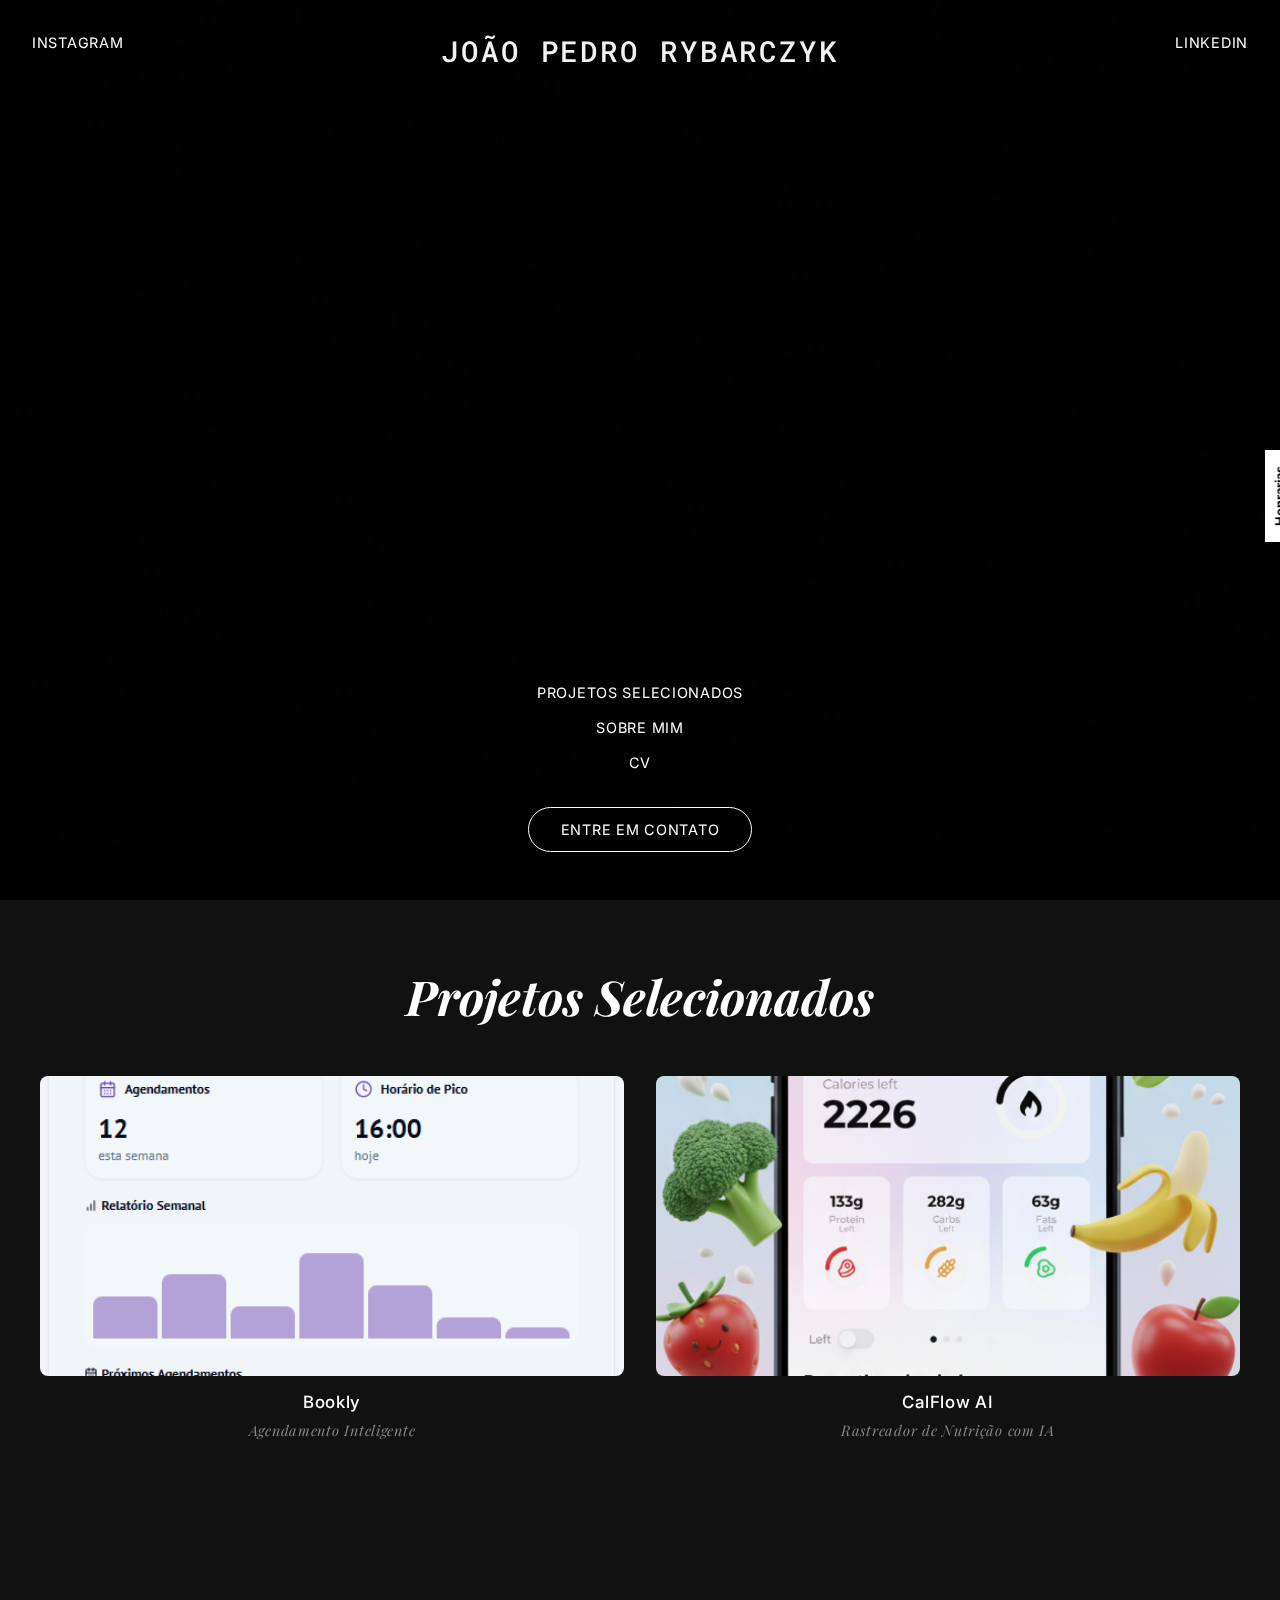
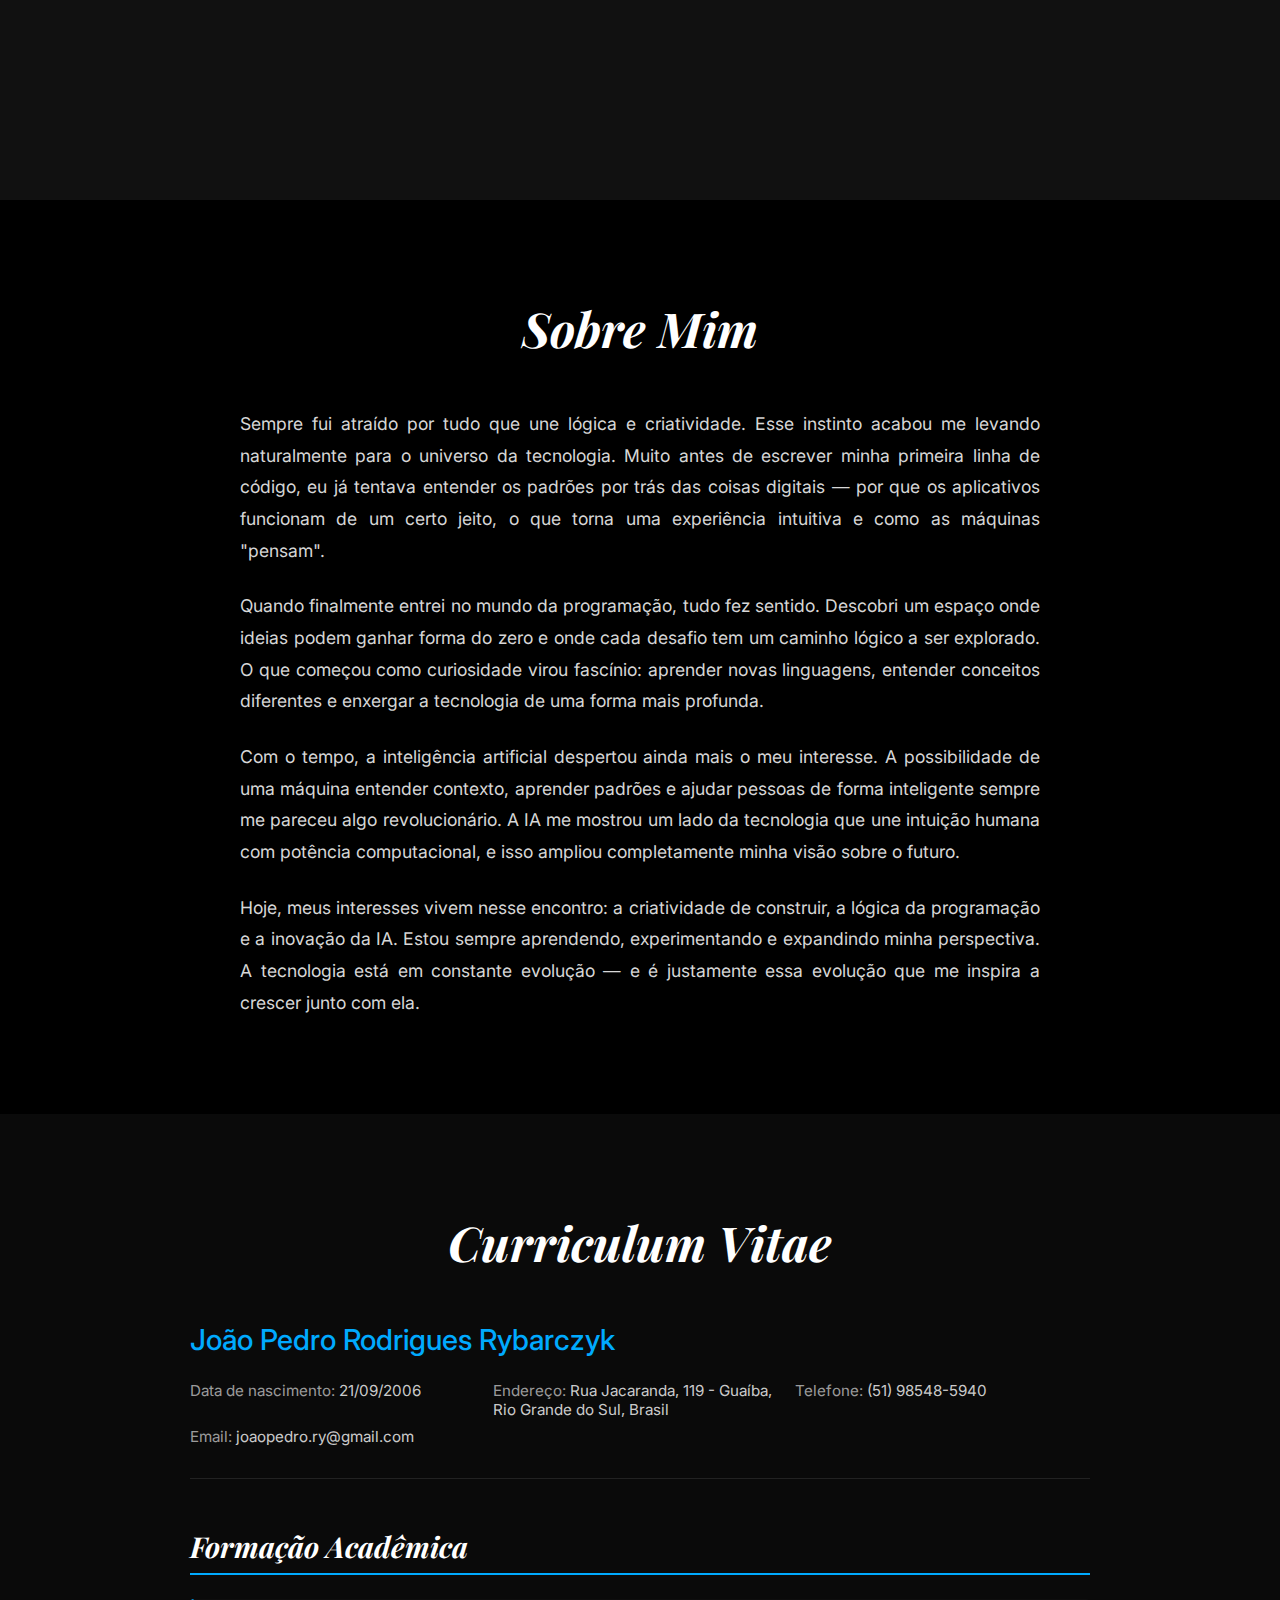
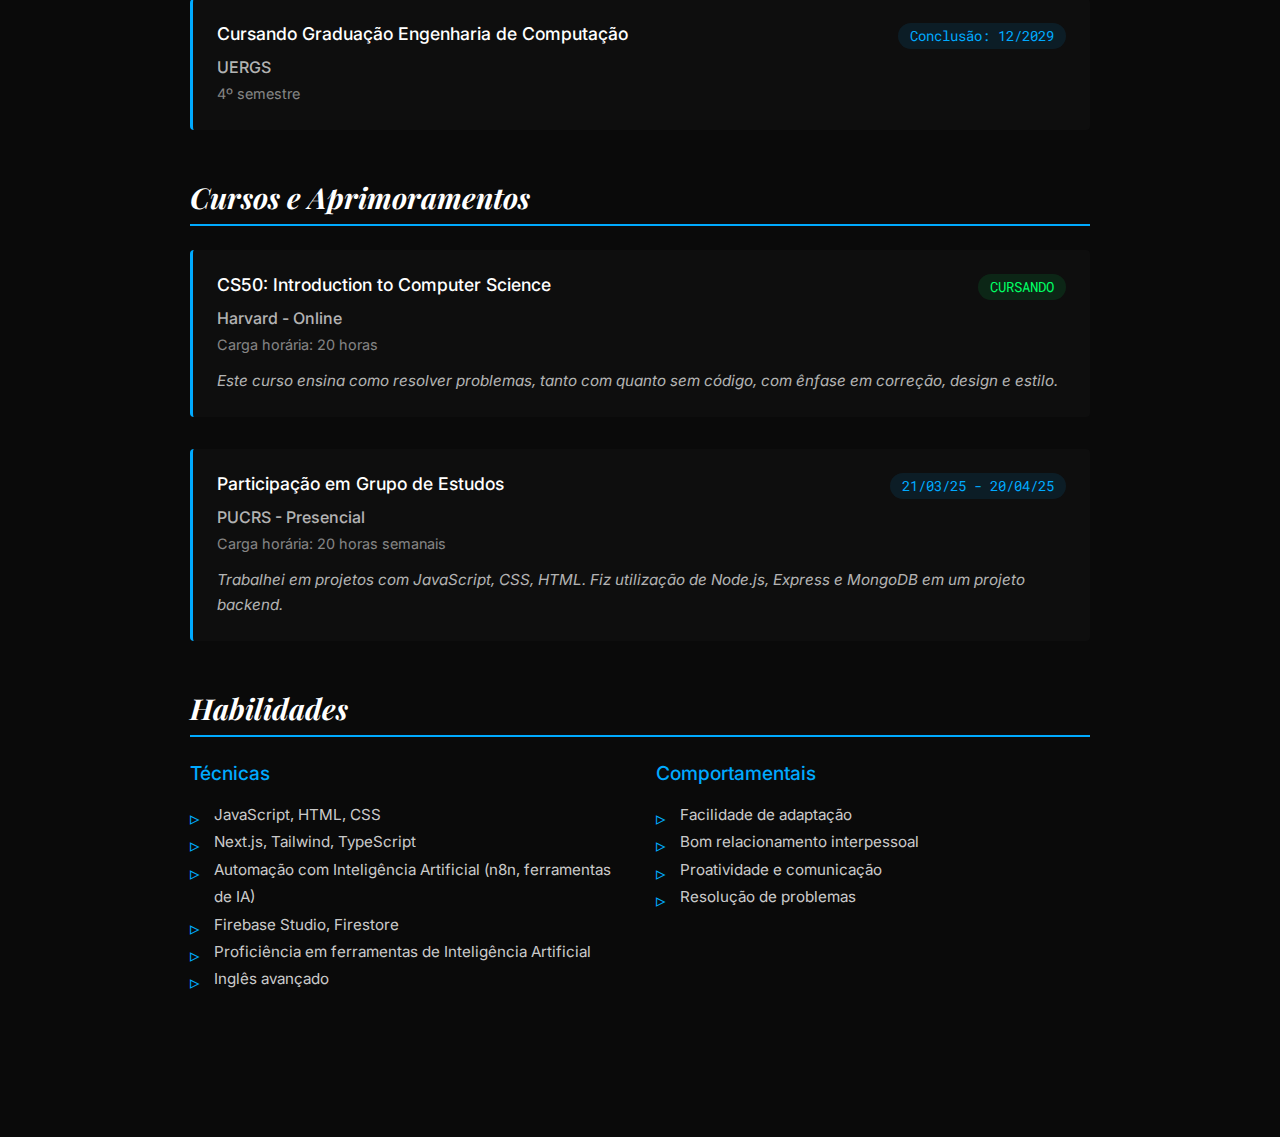
<file: index.html>
<!DOCTYPE html>
<html lang="en">

<head>
    <meta charset="UTF-8">
    <meta name="viewport" content="width=device-width, initial-scale=1.0">
    <title>João Pedro Rybarczyk - Desenvolvedor e UI/UX Designer</title>
    <link rel="preconnect" href="https://fonts.googleapis.com">
    <link rel="preconnect" href="https://fonts.gstatic.com" crossorigin>
    <link
        href="https://fonts.googleapis.com/css2?family=Inter:wght@300;400;500&family=Playfair+Display:ital,wght@0,400;1,400&family=Roboto+Mono:wght@400;500&display=swap"
        rel="stylesheet">
    <link rel="stylesheet" href="styles.css">
</head>

<body>
    <div class="container">
        <header>
            <div class="top-links left">
                <a href="https://www.instagram.com/rybarckx/" target="_blank" class="animated-link"
                    data-text="INSTAGRAM">INSTAGRAM</a>
            </div>
            <div class="top-links center">
                <!-- Behance removed -->
            </div>
            <div class="top-links right">
                <a href="https://www.linkedin.com/in/jo%C3%A3o-pedro-rybarczyk-7160b6246/" target="_blank"
                    class="animated-link" data-text="LINKEDIN">LINKEDIN</a>
            </div>
        </header>

        <main class="hero">
            <div class="hero-name">
                <h2 class="stylized-name">João Pedro Rybarczyk</h2>
            </div>

            <div class="hero-content">
                <h1 class="clip-text">
                    <span class="line">PROGRA<span class="serif">M</span>ADOR <span class="serif">E</span></span>
                    <span class="line">UI/UX DE<span class="serif">S</span>IGNER</span>
                </h1>
            </div>

            <div class="side-info right">
                <!-- Experience removed -->
            </div>
        </main>

        <nav class="bottom-nav">
            <ul>
                <li><a href="#projects">PROJETOS SELECIONADOS</a></li>
                <li><a href="#about">SOBRE MIM</a></li>
                <li><a href="#cv">CV</a></li>
            </ul>
        </nav>

        <div class="cta-container">
            <a href="#" class="cta-button">ENTRE EM CONTATO</a>
        </div>

        <div class="side-tab">
            <span>Honrarias</span>
        </div>
    </div>

    <div class="background-shapes">
        <svg class="fluid-line" viewBox="0 0 1440 800" xmlns="http://www.w3.org/2000/svg" preserveAspectRatio="none">
            <defs>
                <linearGradient id="lineGradient" x1="0%" y1="0%" x2="100%" y2="0%">
                    <stop offset="0%" style="stop-color:#00ffff;stop-opacity:0" />
                    <stop offset="20%" style="stop-color:#00ffff;stop-opacity:0.8" />
                    <stop offset="50%" style="stop-color:#ffffff;stop-opacity:1" />
                    <stop offset="80%" style="stop-color:#0000ff;stop-opacity:0.8" />
                    <stop offset="100%" style="stop-color:#0000ff;stop-opacity:0" />
                </linearGradient>
                <filter id="glow">
                    <feGaussianBlur stdDeviation="4" result="coloredBlur" />
                    <feMerge>
                        <feMergeNode in="coloredBlur" />
                        <feMergeNode in="SourceGraphic" />
                    </feMerge>
                </filter>
            </defs>
            <path class="animated-path" d="M-100,400 C200,200 400,600 700,400 S1200,200 1540,400" />
            <path class="animated-path delay-1" d="M-100,450 C200,250 400,650 700,450 S1200,250 1540,450" />
        </svg>
        <div class="noise"></div>
    </div>

    <section id="projects" class="projects-section">
        <div class="projects-content">
            <h2>Projetos Selecionados</h2>
            <div class="project-grid">
                <div class="project-item">
                    <a href="bookly.html" class="project-link">
                        <div class="project-image"
                            style="background-image: url('bookly.png'); background-size: cover; background-position: center;">
                        </div>
                        <h3>Bookly</h3>
                        <p>Agendamento Inteligente</p>
                    </a>
                </div>
                <div class="project-item">
                    <a href="calflow-ai.html" class="project-link">
                        <div class="project-image"
                            style="background-image: url('calflow-ai.png'); background-size: cover; background-position: center;">
                        </div>
                        <h3>CalFlow AI</h3>
                        <p>Rastreador de Nutrição com IA</p>
                    </a>
                </div>
            </div>
        </div>
    </section>

    <section id="about" class="about-section">
        <div class="about-content">
            <h2>Sobre Mim</h2>
            <div class="about-text">
                <p>Sempre fui atraído por tudo que une lógica e criatividade. Esse instinto acabou me levando
                    naturalmente para o universo da tecnologia. Muito antes de escrever minha primeira linha de código,
                    eu já tentava entender os padrões por trás das coisas digitais — por que os aplicativos funcionam de
                    um certo jeito, o que torna uma experiência intuitiva e como as máquinas "pensam".</p>

                <p>Quando finalmente entrei no mundo da programação, tudo fez sentido. Descobri um espaço onde ideias
                    podem ganhar forma do zero e onde cada desafio tem um caminho lógico a ser explorado. O que começou
                    como curiosidade virou fascínio: aprender novas linguagens, entender conceitos diferentes e enxergar
                    a tecnologia de uma forma mais profunda.</p>

                <p>Com o tempo, a inteligência artificial despertou ainda mais o meu interesse. A possibilidade de uma
                    máquina entender contexto, aprender padrões e ajudar pessoas de forma inteligente sempre me pareceu
                    algo revolucionário. A IA me mostrou um lado da tecnologia que une intuição humana com potência
                    computacional, e isso ampliou completamente minha visão sobre o futuro.</p>

                <p>Hoje, meus interesses vivem nesse encontro: a criatividade de construir, a lógica da programação e a
                    inovação da IA. Estou sempre aprendendo, experimentando e expandindo minha perspectiva. A tecnologia
                    está em constante evolução — e é justamente essa evolução que me inspira a crescer junto com ela.
                </p>
            </div>
        </div>
    </section>

    <section id="cv" class="cv-section">
        <div class="cv-content">
            <h2>Curriculum Vitae</h2>

            <div class="cv-header">
                <h3>João Pedro Rodrigues Rybarczyk</h3>
                <div class="cv-contact">
                    <p><strong>Data de nascimento:</strong> 21/09/2006</p>
                    <p><strong>Endereço:</strong> Rua Jacaranda, 119 - Guaíba, Rio Grande do Sul, Brasil</p>
                    <p><strong>Telefone:</strong> (51) 98548-5940</p>
                    <p><strong>Email:</strong> joaopedro.ry@gmail.com</p>
                </div>
            </div>

            <div class="cv-section-block">
                <h4>Formação Acadêmica</h4>
                <div class="cv-item">
                    <div class="cv-item-header">
                        <strong>Cursando Graduação Engenharia de Computação</strong>
                        <span class="cv-date">Conclusão: 12/2029</span>
                    </div>
                    <p class="cv-institution">UERGS</p>
                    <p class="cv-detail">4º semestre</p>
                </div>
            </div>

            <div class="cv-section-block">
                <h4>Cursos e Aprimoramentos</h4>
                <div class="cv-item">
                    <div class="cv-item-header">
                        <strong>CS50: Introduction to Computer Science</strong>
                        <span class="cv-status">CURSANDO</span>
                    </div>
                    <p class="cv-institution">Harvard - Online</p>
                    <p class="cv-detail">Carga horária: 20 horas</p>
                    <p class="cv-description">Este curso ensina como resolver problemas, tanto com quanto sem código,
                        com ênfase em correção, design e estilo.</p>
                </div>

                <div class="cv-item">
                    <div class="cv-item-header">
                        <strong>Participação em Grupo de Estudos</strong>
                        <span class="cv-date">21/03/25 - 20/04/25</span>
                    </div>
                    <p class="cv-institution">PUCRS - Presencial</p>
                    <p class="cv-detail">Carga horária: 20 horas semanais</p>
                    <p class="cv-description">Trabalhei em projetos com JavaScript, CSS, HTML. Fiz utilização de
                        Node.js, Express e MongoDB em um projeto backend.</p>
                </div>
            </div>

            <div class="cv-section-block">
                <h4>Habilidades</h4>
                <div class="cv-skills">
                    <div class="cv-skills-column">
                        <h5>Técnicas</h5>
                        <ul>
                            <li>JavaScript, HTML, CSS</li>
                            <li>Next.js, Tailwind, TypeScript</li>
                            <li>Automação com Inteligência Artificial (n8n, ferramentas de IA)</li>
                            <li>Firebase Studio, Firestore</li>
                            <li>Proficiência em ferramentas de Inteligência Artificial</li>
                            <li>Inglês avançado</li>
                        </ul>
                    </div>
                    <div class="cv-skills-column">
                        <h5>Comportamentais</h5>
                        <ul>
                            <li>Facilidade de adaptação</li>
                            <li>Bom relacionamento interpessoal</li>
                            <li>Proatividade e comunicação</li>
                            <li>Resolução de problemas</li>
                        </ul>
                    </div>
                </div>
            </div>
        </div>
    </section>

    <script src="script.js"></script>
</body>

</html>
</file>
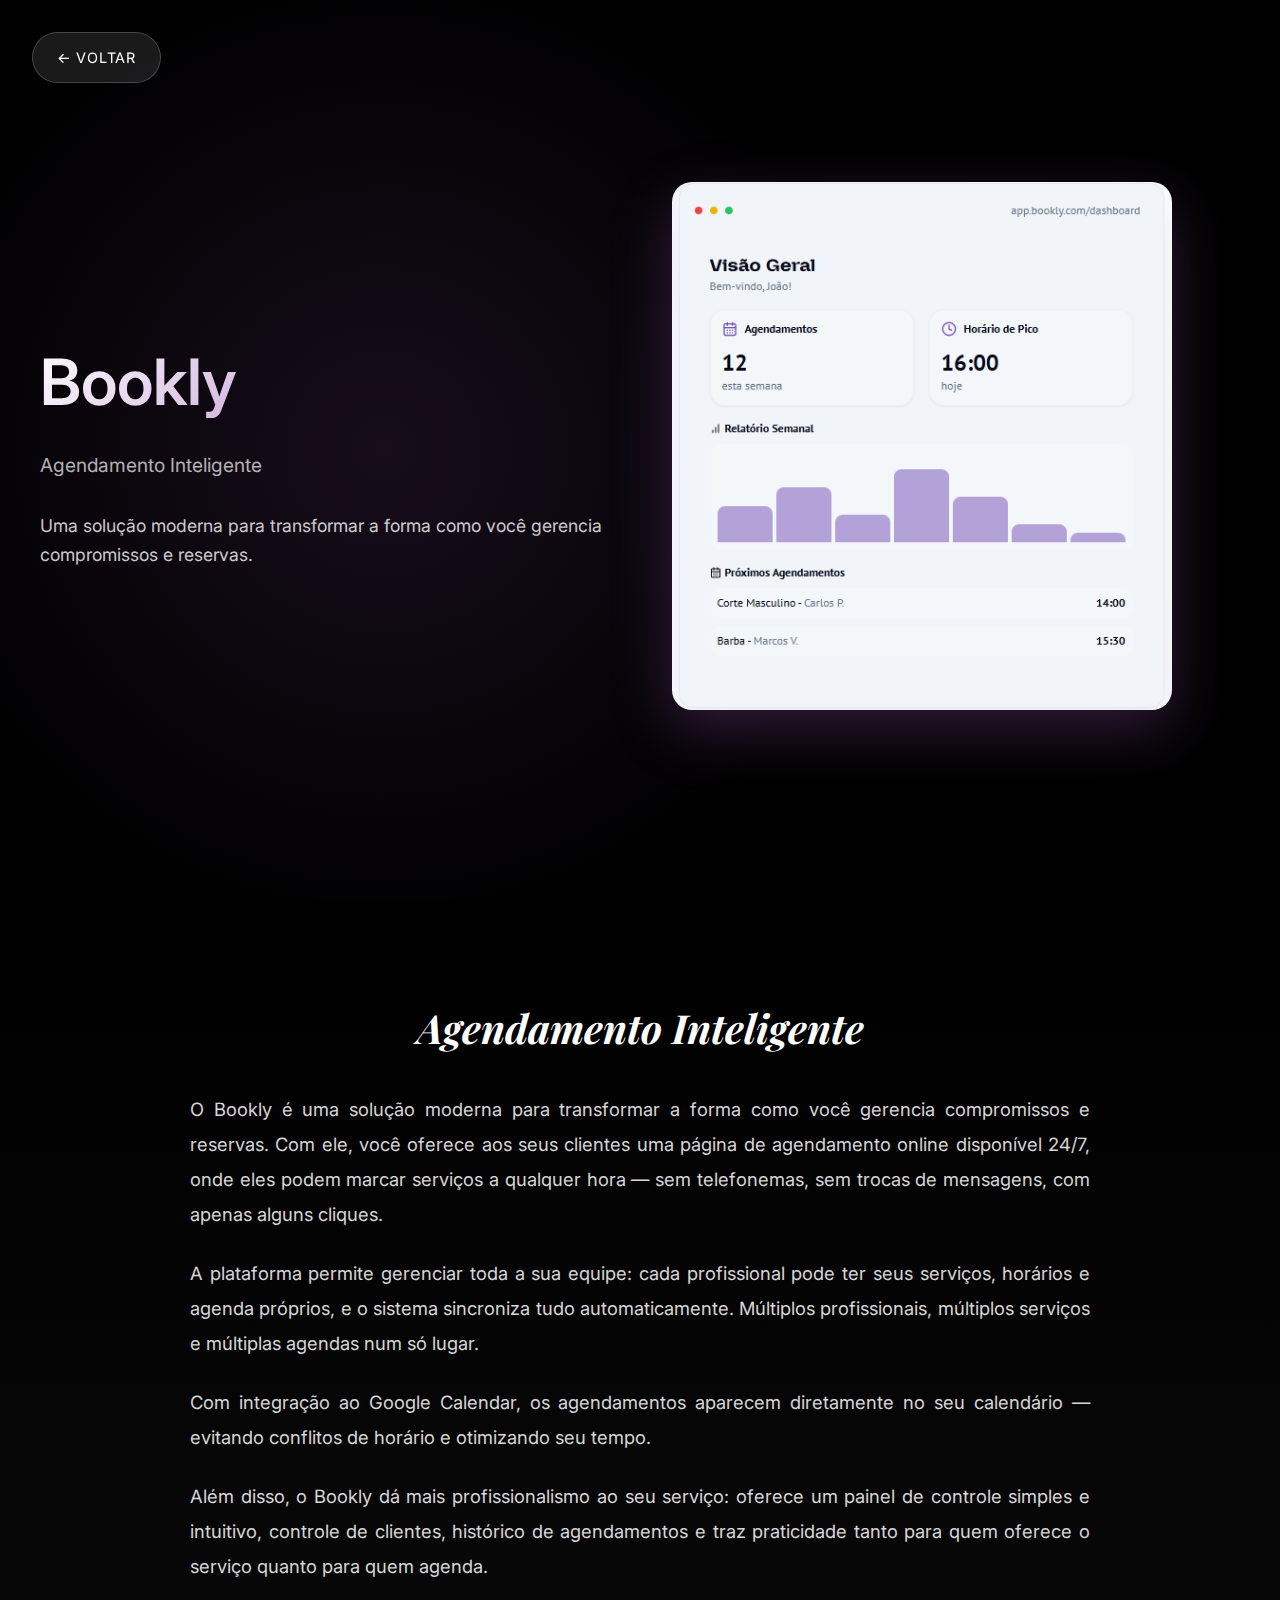
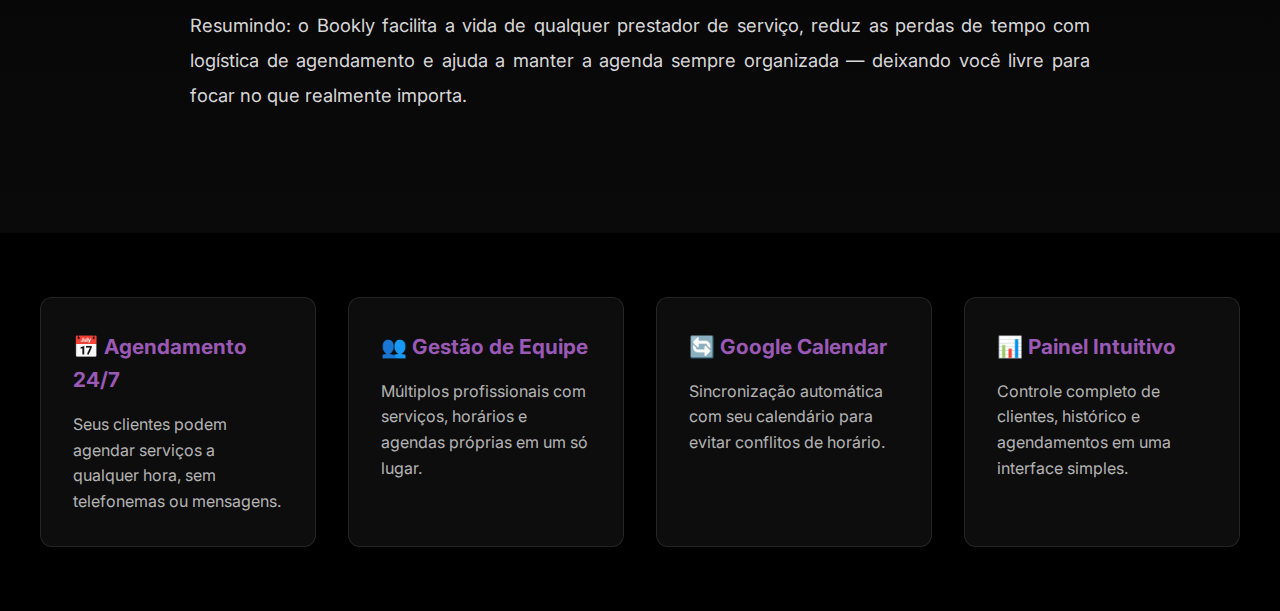
<file: bookly.html>
<!DOCTYPE html>
<html lang="en">

<head>
    <meta charset="UTF-8">
    <meta name="viewport" content="width=device-width, initial-scale=1.0">
    <title>Bookly - João Pedro Rybarczyk</title>
    <link rel="preconnect" href="https://fonts.googleapis.com">
    <link rel="preconnect" href="https://fonts.gstatic.com" crossorigin>
    <link
        href="https://fonts.googleapis.com/css2?family=Inter:wght@300;400;500;600&family=Playfair+Display:ital,wght@0,400;1,400&family=Roboto+Mono:wght@400;500&display=swap"
        rel="stylesheet">
    <style>
        :root {
            --bg-color: #000000;
            --text-color: #ffffff;
            --accent-color: #9b59b6;
            --font-sans: 'Inter', sans-serif;
            --font-serif: 'Playfair Display', serif;
        }

        * {
            margin: 0;
            padding: 0;
            box-sizing: border-box;
        }

        body {
            background-color: var(--bg-color);
            color: var(--text-color);
            font-family: var(--font-sans);
            line-height: 1.6;
            overflow-x: hidden;
        }

        .back-button {
            position: fixed;
            top: 2rem;
            left: 2rem;
            z-index: 100;
            background: rgba(255, 255, 255, 0.1);
            backdrop-filter: blur(10px);
            border: 1px solid rgba(255, 255, 255, 0.2);
            padding: 0.8rem 1.5rem;
            border-radius: 50px;
            color: var(--text-color);
            text-decoration: none;
            font-size: 0.9rem;
            transition: all 0.3s ease;
            text-transform: uppercase;
            letter-spacing: 0.05em;
        }

        .back-button:hover {
            background: rgba(255, 255, 255, 0.2);
            transform: translateX(-5px);
        }

        .project-hero {
            min-height: 100vh;
            display: flex;
            align-items: center;
            justify-content: center;
            padding: 4rem 2rem;
            position: relative;
            overflow: hidden;
        }

        .project-hero::before {
            content: '';
            position: absolute;
            top: 0;
            left: 0;
            width: 100%;
            height: 100%;
            background: radial-gradient(circle at 30% 50%, rgba(155, 89, 182, 0.15) 0%, transparent 50%);
            pointer-events: none;
        }

        .hero-content {
            max-width: 1200px;
            width: 100%;
            display: grid;
            grid-template-columns: 1fr 1fr;
            gap: 4rem;
            align-items: center;
            z-index: 1;
        }

        .hero-text h1 {
            font-size: 4rem;
            font-weight: 600;
            margin-bottom: 1rem;
            background: linear-gradient(135deg, #ffffff 0%, #9b59b6 100%);
            -webkit-background-clip: text;
            -webkit-text-fill-color: transparent;
            background-clip: text;
        }

        .hero-text .subtitle {
            font-size: 1.2rem;
            color: rgba(255, 255, 255, 0.7);
            margin-bottom: 2rem;
        }

        .hero-image {
            position: relative;
            animation: float 6s ease-in-out infinite;
        }

        .hero-image img {
            width: 100%;
            max-width: 500px;
            height: auto;
            border-radius: 20px;
            box-shadow: 0 20px 60px rgba(155, 89, 182, 0.3);
        }

        @keyframes float {

            0%,
            100% {
                transform: translateY(0px);
            }

            50% {
                transform: translateY(-20px);
            }
        }

        .project-details {
            padding: 6rem 2rem;
            background: linear-gradient(180deg, #000000 0%, #0a0a0a 100%);
        }

        .details-content {
            max-width: 900px;
            margin: 0 auto;
        }

        .details-content h2 {
            font-family: var(--font-serif);
            font-size: 2.5rem;
            font-style: italic;
            margin-bottom: 2rem;
            text-align: center;
        }

        .details-content p {
            font-size: 1.15rem;
            line-height: 1.9;
            color: rgba(255, 255, 255, 0.85);
            margin-bottom: 1.5rem;
            text-align: justify;
        }

        .features {
            padding: 4rem 2rem;
            background: #000000;
        }

        .features-grid {
            max-width: 1200px;
            margin: 0 auto;
            display: grid;
            grid-template-columns: repeat(auto-fit, minmax(250px, 1fr));
            gap: 2rem;
        }

        .feature-card {
            background: rgba(255, 255, 255, 0.05);
            padding: 2rem;
            border-radius: 12px;
            border: 1px solid rgba(255, 255, 255, 0.1);
            transition: all 0.3s ease;
        }

        .feature-card:hover {
            background: rgba(155, 89, 182, 0.1);
            border-color: rgba(155, 89, 182, 0.3);
            transform: translateY(-5px);
        }

        .feature-card h3 {
            font-size: 1.3rem;
            margin-bottom: 1rem;
            color: var(--accent-color);
        }

        .feature-card p {
            color: rgba(255, 255, 255, 0.7);
            font-size: 1rem;
        }

        @media (max-width: 768px) {
            .hero-content {
                grid-template-columns: 1fr;
                gap: 2rem;
            }

            .hero-text h1 {
                font-size: 2.5rem;
            }

            .back-button {
                top: 1rem;
                left: 1rem;
            }
        }
    </style>
</head>

<body>
    <a href="index.html" class="back-button">← Voltar</a>

    <section class="project-hero">
        <div class="hero-content">
            <div class="hero-text">
                <h1>Bookly</h1>
                <p class="subtitle">Agendamento Inteligente</p>
                <p style="color: rgba(255, 255, 255, 0.8); font-size: 1.1rem;">Uma solução moderna para transformar a
                    forma como você gerencia compromissos e reservas.</p>
            </div>
            <div class="hero-image">
                <img src="bookly.png" alt="Bookly Dashboard">
            </div>
        </div>
    </section>

    <section class="project-details">
        <div class="details-content">
            <h2>Agendamento Inteligente</h2>

            <p>O Bookly é uma solução moderna para transformar a forma como você gerencia compromissos e reservas. Com
                ele, você oferece aos seus clientes uma página de agendamento online disponível 24/7, onde eles podem
                marcar serviços a qualquer hora — sem telefonemas, sem trocas de mensagens, com apenas alguns cliques.
            </p>

            <p>A plataforma permite gerenciar toda a sua equipe: cada profissional pode ter seus serviços, horários e
                agenda próprios, e o sistema sincroniza tudo automaticamente. Múltiplos profissionais, múltiplos
                serviços e múltiplas agendas num só lugar.</p>

            <p>Com integração ao Google Calendar, os agendamentos aparecem diretamente no seu calendário — evitando
                conflitos de horário e otimizando seu tempo.</p>

            <p>Além disso, o Bookly dá mais profissionalismo ao seu serviço: oferece um painel de controle simples e
                intuitivo, controle de clientes, histórico de agendamentos e traz praticidade tanto para quem oferece o
                serviço quanto para quem agenda.</p>

            <p>Resumindo: o Bookly facilita a vida de qualquer prestador de serviço, reduz as perdas de tempo com
                logística de agendamento e ajuda a manter a agenda sempre organizada — deixando você livre para focar no
                que realmente importa.</p>
        </div>
    </section>

    <section class="features">
        <div class="features-grid">
            <div class="feature-card">
                <h3>📅 Agendamento 24/7</h3>
                <p>Seus clientes podem agendar serviços a qualquer hora, sem telefonemas ou mensagens.</p>
            </div>
            <div class="feature-card">
                <h3>👥 Gestão de Equipe</h3>
                <p>Múltiplos profissionais com serviços, horários e agendas próprias em um só lugar.</p>
            </div>
            <div class="feature-card">
                <h3>🔄 Google Calendar</h3>
                <p>Sincronização automática com seu calendário para evitar conflitos de horário.</p>
            </div>
            <div class="feature-card">
                <h3>📊 Painel Intuitivo</h3>
                <p>Controle completo de clientes, histórico e agendamentos em uma interface simples.</p>
            </div>
        </div>
    </section>
</body>

</html>
</file>
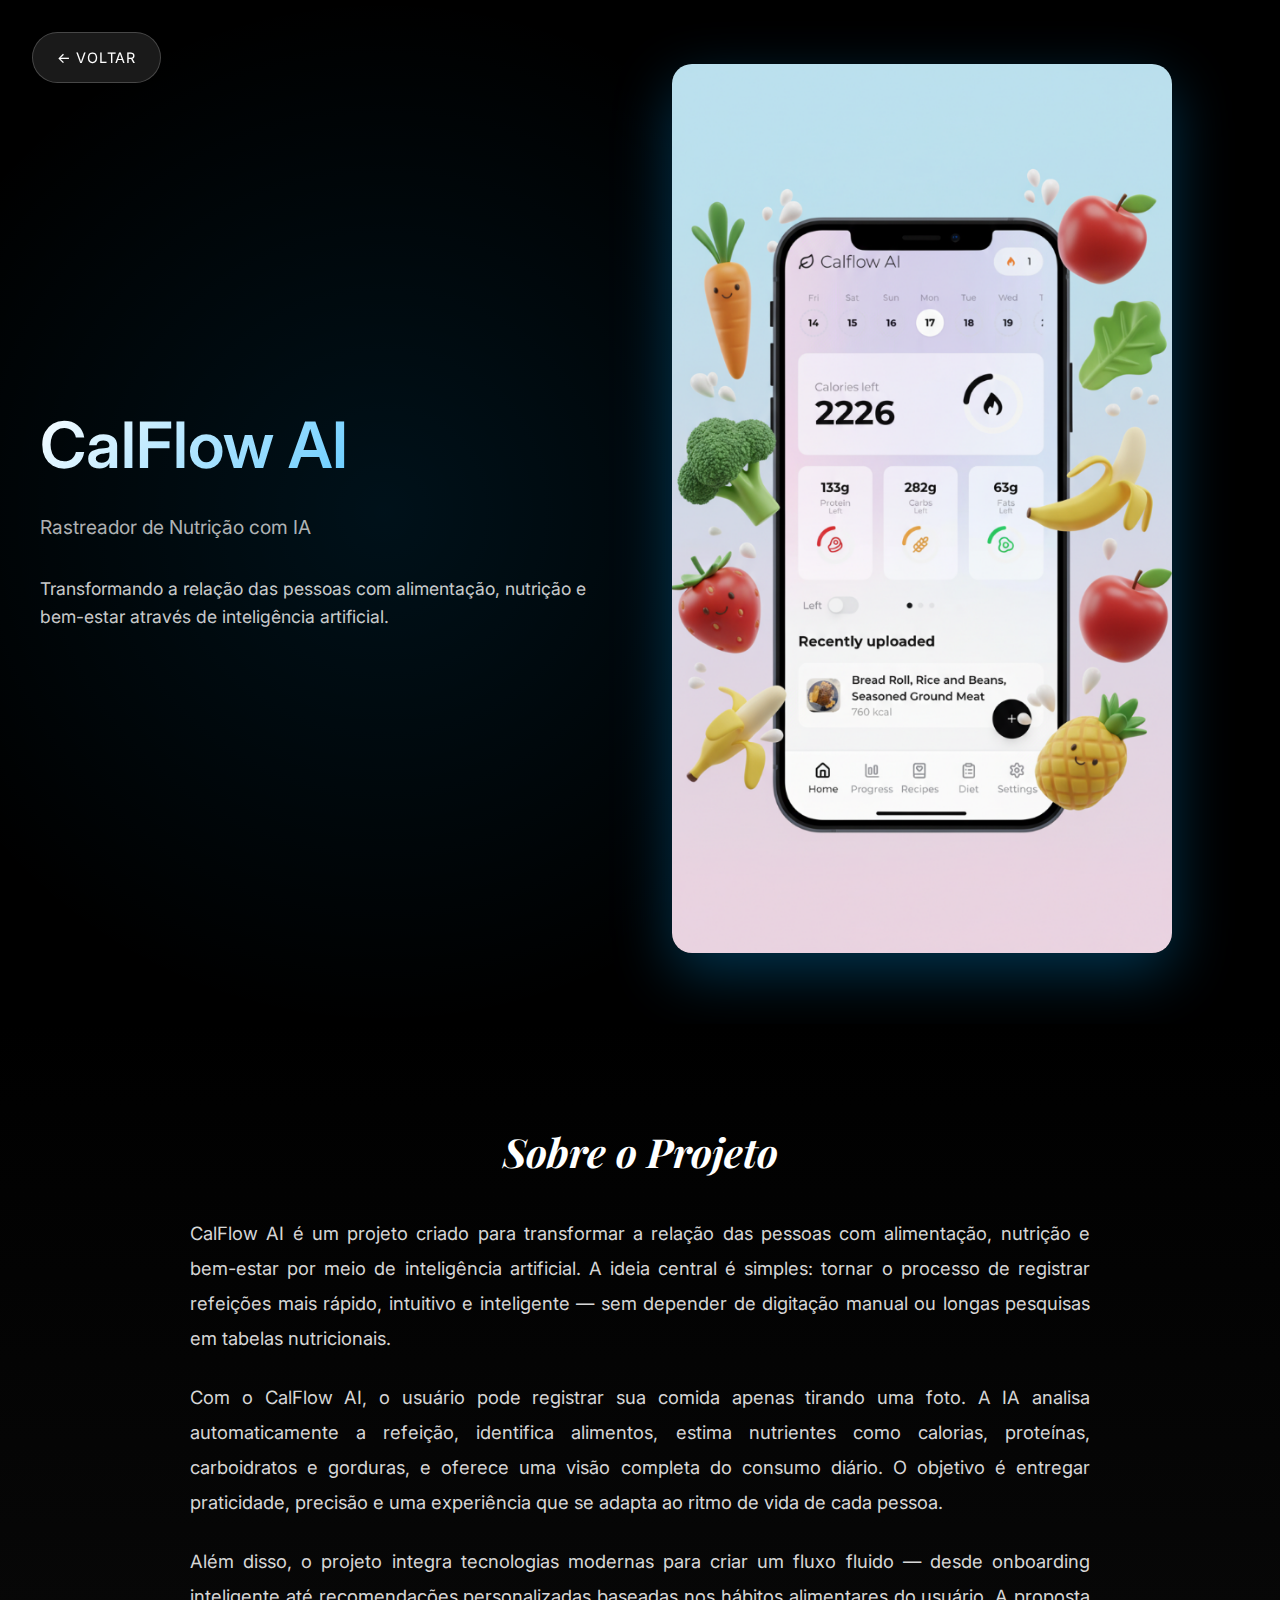
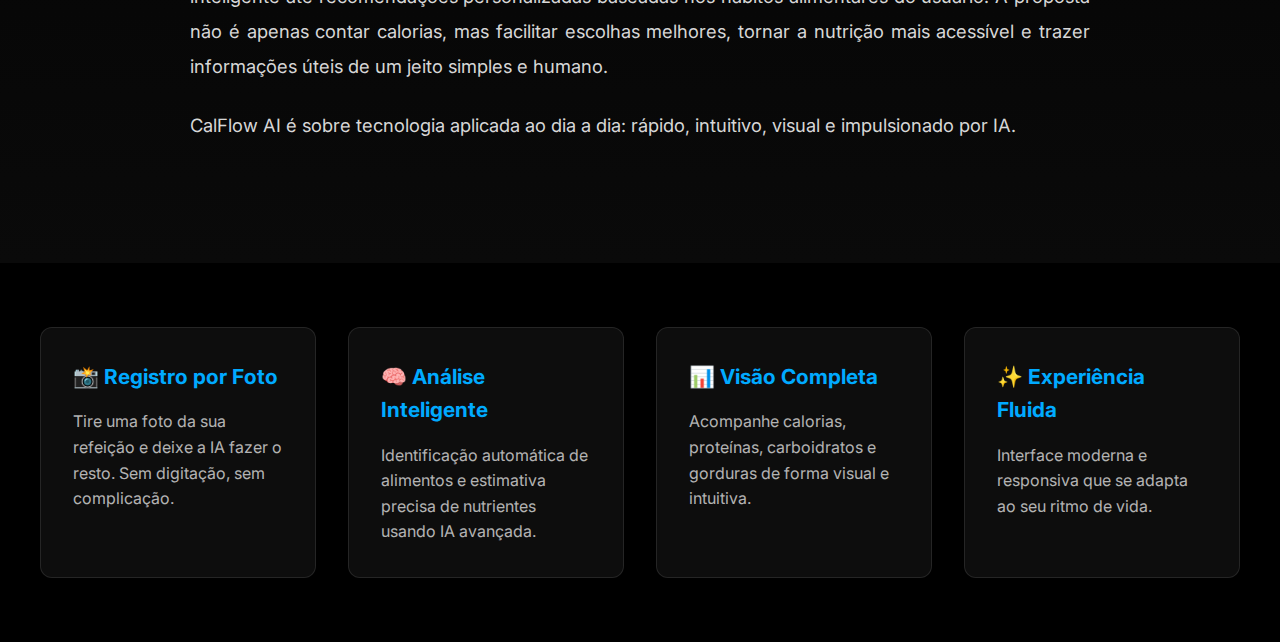
<file: calflow-ai.html>
<!DOCTYPE html>
<html lang="en">

<head>
    <meta charset="UTF-8">
    <meta name="viewport" content="width=device-width, initial-scale=1.0">
    <title>CalFlow AI - João Pedro Rybarczyk</title>
    <link rel="preconnect" href="https://fonts.googleapis.com">
    <link rel="preconnect" href="https://fonts.gstatic.com" crossorigin>
    <link
        href="https://fonts.googleapis.com/css2?family=Inter:wght@300;400;500;600&family=Playfair+Display:ital,wght@0,400;1,400&family=Roboto+Mono:wght@400;500&display=swap"
        rel="stylesheet">
    <style>
        :root {
            --bg-color: #000000;
            --text-color: #ffffff;
            --accent-color: #00aaff;
            --font-sans: 'Inter', sans-serif;
            --font-serif: 'Playfair Display', serif;
        }

        * {
            margin: 0;
            padding: 0;
            box-sizing: border-box;
        }

        body {
            background-color: var(--bg-color);
            color: var(--text-color);
            font-family: var(--font-sans);
            line-height: 1.6;
            overflow-x: hidden;
        }

        .back-button {
            position: fixed;
            top: 2rem;
            left: 2rem;
            z-index: 100;
            background: rgba(255, 255, 255, 0.1);
            backdrop-filter: blur(10px);
            border: 1px solid rgba(255, 255, 255, 0.2);
            padding: 0.8rem 1.5rem;
            border-radius: 50px;
            color: var(--text-color);
            text-decoration: none;
            font-size: 0.9rem;
            transition: all 0.3s ease;
            text-transform: uppercase;
            letter-spacing: 0.05em;
        }

        .back-button:hover {
            background: rgba(255, 255, 255, 0.2);
            transform: translateX(-5px);
        }

        .project-hero {
            min-height: 100vh;
            display: flex;
            align-items: center;
            justify-content: center;
            padding: 4rem 2rem;
            position: relative;
            overflow: hidden;
        }

        .project-hero::before {
            content: '';
            position: absolute;
            top: 0;
            left: 0;
            width: 100%;
            height: 100%;
            background: radial-gradient(circle at 30% 50%, rgba(0, 170, 255, 0.1) 0%, transparent 50%);
            pointer-events: none;
        }

        .hero-content {
            max-width: 1200px;
            width: 100%;
            display: grid;
            grid-template-columns: 1fr 1fr;
            gap: 4rem;
            align-items: center;
            z-index: 1;
        }

        .hero-text h1 {
            font-size: 4rem;
            font-weight: 600;
            margin-bottom: 1rem;
            background: linear-gradient(135deg, #ffffff 0%, #00aaff 100%);
            -webkit-background-clip: text;
            -webkit-text-fill-color: transparent;
            background-clip: text;
        }

        .hero-text .subtitle {
            font-size: 1.2rem;
            color: rgba(255, 255, 255, 0.7);
            margin-bottom: 2rem;
        }

        .hero-image {
            position: relative;
            animation: float 6s ease-in-out infinite;
        }

        .hero-image img {
            width: 100%;
            max-width: 500px;
            height: auto;
            border-radius: 20px;
            box-shadow: 0 20px 60px rgba(0, 170, 255, 0.3);
        }

        @keyframes float {

            0%,
            100% {
                transform: translateY(0px);
            }

            50% {
                transform: translateY(-20px);
            }
        }

        .project-details {
            padding: 6rem 2rem;
            background: linear-gradient(180deg, #000000 0%, #0a0a0a 100%);
        }

        .details-content {
            max-width: 900px;
            margin: 0 auto;
        }

        .details-content h2 {
            font-family: var(--font-serif);
            font-size: 2.5rem;
            font-style: italic;
            margin-bottom: 2rem;
            text-align: center;
        }

        .details-content p {
            font-size: 1.15rem;
            line-height: 1.9;
            color: rgba(255, 255, 255, 0.85);
            margin-bottom: 1.5rem;
            text-align: justify;
        }

        .features {
            padding: 4rem 2rem;
            background: #000000;
        }

        .features-grid {
            max-width: 1200px;
            margin: 0 auto;
            display: grid;
            grid-template-columns: repeat(auto-fit, minmax(250px, 1fr));
            gap: 2rem;
        }

        .feature-card {
            background: rgba(255, 255, 255, 0.05);
            padding: 2rem;
            border-radius: 12px;
            border: 1px solid rgba(255, 255, 255, 0.1);
            transition: all 0.3s ease;
        }

        .feature-card:hover {
            background: rgba(0, 170, 255, 0.1);
            border-color: rgba(0, 170, 255, 0.3);
            transform: translateY(-5px);
        }

        .feature-card h3 {
            font-size: 1.3rem;
            margin-bottom: 1rem;
            color: var(--accent-color);
        }

        .feature-card p {
            color: rgba(255, 255, 255, 0.7);
            font-size: 1rem;
        }

        @media (max-width: 768px) {
            .hero-content {
                grid-template-columns: 1fr;
                gap: 2rem;
            }

            .hero-text h1 {
                font-size: 2.5rem;
            }

            .back-button {
                top: 1rem;
                left: 1rem;
            }
        }
    </style>
</head>

<body>
    <a href="index.html" class="back-button">← Voltar</a>

    <section class="project-hero">
        <div class="hero-content">
            <div class="hero-text">
                <h1>CalFlow AI</h1>
                <p class="subtitle">Rastreador de Nutrição com IA</p>
                <p style="color: rgba(255, 255, 255, 0.8); font-size: 1.1rem;">Transformando a relação das pessoas com
                    alimentação, nutrição e bem-estar através de inteligência artificial.</p>
            </div>
            <div class="hero-image">
                <img src="calflow-ai.png" alt="CalFlow AI App">
            </div>
        </div>
    </section>

    <section class="project-details">
        <div class="details-content">
            <h2>Sobre o Projeto</h2>

            <p>CalFlow AI é um projeto criado para transformar a relação das pessoas com alimentação, nutrição e
                bem-estar por meio de inteligência artificial. A ideia central é simples: tornar o processo de registrar
                refeições mais rápido, intuitivo e inteligente — sem depender de digitação manual ou longas pesquisas em
                tabelas nutricionais.</p>

            <p>Com o CalFlow AI, o usuário pode registrar sua comida apenas tirando uma foto. A IA analisa
                automaticamente a refeição, identifica alimentos, estima nutrientes como calorias, proteínas,
                carboidratos e gorduras, e oferece uma visão completa do consumo diário. O objetivo é entregar
                praticidade, precisão e uma experiência que se adapta ao ritmo de vida de cada pessoa.</p>

            <p>Além disso, o projeto integra tecnologias modernas para criar um fluxo fluido — desde onboarding
                inteligente até recomendações personalizadas baseadas nos hábitos alimentares do usuário. A proposta não
                é apenas contar calorias, mas facilitar escolhas melhores, tornar a nutrição mais acessível e trazer
                informações úteis de um jeito simples e humano.</p>

            <p>CalFlow AI é sobre tecnologia aplicada ao dia a dia: rápido, intuitivo, visual e impulsionado por IA.</p>
        </div>
    </section>

    <section class="features">
        <div class="features-grid">
            <div class="feature-card">
                <h3>📸 Registro por Foto</h3>
                <p>Tire uma foto da sua refeição e deixe a IA fazer o resto. Sem digitação, sem complicação.</p>
            </div>
            <div class="feature-card">
                <h3>🧠 Análise Inteligente</h3>
                <p>Identificação automática de alimentos e estimativa precisa de nutrientes usando IA avançada.</p>
            </div>
            <div class="feature-card">
                <h3>📊 Visão Completa</h3>
                <p>Acompanhe calorias, proteínas, carboidratos e gorduras de forma visual e intuitiva.</p>
            </div>
            <div class="feature-card">
                <h3>✨ Experiência Fluida</h3>
                <p>Interface moderna e responsiva que se adapta ao seu ritmo de vida.</p>
            </div>
        </div>
    </section>
</body>

</html>
</file>
<file: styles.css>
:root {
    --bg-color: #000000;
    --text-color: #ffffff;
    --font-sans: 'Inter', sans-serif;
    --font-serif: 'Playfair Display', serif;
}

* {
    margin: 0;
    padding: 0;
    box-sizing: border-box;
}

body {
    background-color: var(--bg-color);
    color: var(--text-color);
    font-family: var(--font-sans);
    min-height: 100vh;
    overflow-x: hidden;
    overflow-y: auto;
    display: flex;
    flex-direction: column;
}

a {
    color: var(--text-color);
    text-decoration: none;
    font-size: 0.9rem;
    letter-spacing: 0.05em;
    transition: all 0.3s ease;
    position: relative;
}

/* Top Links (Instagram/LinkedIn) - Animated letter effect */
.top-links a.animated-link {
    position: relative;
    display: inline-block;
    overflow: visible;
}

.top-links a.animated-link span {
    display: inline-block;
    transition: all 0.3s cubic-bezier(0.34, 1.56, 0.64, 1);
    position: relative;
}

.top-links a.animated-link:hover span {
    animation: letterBounce 0.6s ease;
    color: #00aaff;
    text-shadow: 0 0 20px rgba(0, 170, 255, 0.5);
}

/* Stagger the animation for each letter */
.top-links a.animated-link:hover span:nth-child(1) {
    animation-delay: 0s;
}

.top-links a.animated-link:hover span:nth-child(2) {
    animation-delay: 0.05s;
}

.top-links a.animated-link:hover span:nth-child(3) {
    animation-delay: 0.1s;
}

.top-links a.animated-link:hover span:nth-child(4) {
    animation-delay: 0.15s;
}

.top-links a.animated-link:hover span:nth-child(5) {
    animation-delay: 0.2s;
}

.top-links a.animated-link:hover span:nth-child(6) {
    animation-delay: 0.25s;
}

.top-links a.animated-link:hover span:nth-child(7) {
    animation-delay: 0.3s;
}

.top-links a.animated-link:hover span:nth-child(8) {
    animation-delay: 0.35s;
}

.top-links a.animated-link:hover span:nth-child(9) {
    animation-delay: 0.4s;
}

@keyframes letterBounce {

    0%,
    100% {
        transform: translateY(0) scale(1);
    }

    25% {
        transform: translateY(-10px) scale(1.1) rotate(-5deg);
    }

    50% {
        transform: translateY(-15px) scale(1.15) rotate(0deg);
    }

    75% {
        transform: translateY(-8px) scale(1.05) rotate(5deg);
    }
}

/* Bottom Nav Links - Glow and scale effect */
.bottom-nav a {
    display: inline-block;
    padding: 0.3rem 0;
    transition: all 0.3s cubic-bezier(0.34, 1.56, 0.64, 1);
}

.bottom-nav a::after {
    content: '';
    position: absolute;
    bottom: 0;
    left: 50%;
    transform: translateX(-50%) scaleX(0);
    width: 80%;
    height: 1px;
    background: linear-gradient(90deg, transparent, #ffffff, transparent);
    transition: transform 0.3s ease;
}

.bottom-nav a:hover {
    transform: scale(1.1);
    text-shadow: 0 0 10px rgba(255, 255, 255, 0.5);
    letter-spacing: 0.1em;
}

.bottom-nav a:hover::after {
    transform: translateX(-50%) scaleX(1);
}

.container {
    position: sticky;
    top: 0;
    height: 100vh;
    width: 100%;
    padding: 2rem;
    display: flex;
    flex-direction: column;
    justify-content: space-between;
    z-index: 1;
    overflow: hidden;
}

/* Header / Top Links */
header {
    display: flex;
    justify-content: space-between;
    width: 100%;
    position: relative;
    z-index: 10;
}

.top-links {
    position: absolute;
    top: 0;
}

.top-links.left {
    left: 0;
}

.top-links.center {
    left: 50%;
    transform: translateX(-50%);
}

.top-links.right {
    right: 0;
}

/* Hero Section */
.hero {
    flex-grow: 1;
    display: flex;
    align-items: center;
    justify-content: center;
    position: relative;
    width: 100%;
}

.hero-name {
    position: absolute;
    top: 0;
    left: 50%;
    transform: translateX(-50%);
    z-index: 5;
}

.stylized-name {
    font-family: 'Roboto Mono', monospace;
    font-size: 1.8rem;
    font-weight: 500;
    color: var(--text-color);
    text-align: center;
    margin: 0;
    letter-spacing: 0.1em;
    opacity: 0.95;
    text-transform: uppercase;
}

.side-info {
    position: absolute;
    top: 50%;
    transform: translateY(-50%);
    font-size: 0.9rem;
    line-height: 1.4;
    text-transform: uppercase;
}

.side-info.left {
    left: 0;
    text-align: left;
}

.side-info.right {
    right: 0;
    text-align: right;
}

.hero-content {
    text-align: center;
    width: 100%;
    max-width: 90vw;
}

h1 {
    font-family: var(--font-sans);
    font-weight: 300;
    font-size: 8vw;
    line-height: 0.9;
    text-transform: uppercase;
    letter-spacing: -0.02em;
    display: flex;
    flex-direction: column;
    align-items: center;
}

.serif {
    font-family: var(--font-serif);
    font-style: italic;
    font-weight: 400;
    text-transform: uppercase;
    display: inline-block;
}

/* Animation */
.clip-text .line {
    display: block;
    position: relative;
    opacity: 1;
    clip-path: polygon(0 100%, 100% 100%, 100% 100%, 0 100%);
    transform: translateY(20px);
    animation: revealText 1.2s cubic-bezier(0.77, 0, 0.175, 1) both;
}

.clip-text .line:nth-child(1) {
    animation-delay: 0.2s;
}

.clip-text .line:nth-child(2) {
    animation-delay: 0.4s;
}

@keyframes revealText {
    0% {
        clip-path: polygon(0 100%, 100% 100%, 100% 100%, 0 100%);
        transform: translateY(50px);
    }

    100% {
        clip-path: polygon(0 0, 100% 0, 100% 100%, 0 100%);
        transform: translateY(0);
    }
}

/* Bottom Nav */
.bottom-nav {
    text-align: center;
    margin-bottom: 2rem;
}

.bottom-nav ul {
    list-style: none;
    display: flex;
    flex-direction: column;
    gap: 0.5rem;
}

/* CTA */
.cta-container {
    display: flex;
    justify-content: center;
    margin-bottom: 1rem;
}

.cta-button {
    border: 1px solid var(--text-color);
    padding: 0.8rem 2rem;
    border-radius: 50px;
    background: transparent;
    font-size: 0.9rem;
    text-transform: uppercase;
    transition: all 0.3s ease;
}

.cta-button:hover {
    background: var(--text-color);
    color: var(--bg-color);
}

/* Side Tab (Honors) */
.side-tab {
    position: absolute;
    right: 0;
    top: 50%;
    transform: translateY(-50%) rotate(-90deg);
    transform-origin: right center;
    background: white;
    color: black;
    padding: 0.5rem 1rem;
    font-weight: bold;
    font-size: 0.8rem;
    display: none;
}

@media (min-width: 768px) {
    .side-tab {
        display: block;
    }

    .bottom-nav ul {
        flex-direction: column;
    }
}

/* Background Shapes (Subtle) & Noise */
.background-shapes {
    position: fixed;
    top: 0;
    left: 0;
    width: 100%;
    height: 100%;
    z-index: 0;
    pointer-events: none;
    overflow: hidden;
}

.fluid-line {
    position: absolute;
    top: 0;
    left: 0;
    width: 100%;
    height: 100%;
    opacity: 0.8;
}

.animated-path {
    fill: none;
    stroke: url(#lineGradient);
    stroke-width: 4;
    stroke-linecap: round;
    filter: url(#glow);
    stroke-dasharray: 2000;
    stroke-dashoffset: 2000;
    animation: drawLine 8s ease-in-out infinite alternate, floatPath 10s ease-in-out infinite alternate;
}

.animated-path.delay-1 {
    animation-delay: 0s, 1s;
    opacity: 0.6;
    stroke-width: 2;
}

@keyframes drawLine {
    0% {
        stroke-dashoffset: 2000;
    }

    100% {
        stroke-dashoffset: 0;
    }
}

@keyframes floatPath {
    0% {
        transform: translateY(-20px) scaleY(1);
    }

    100% {
        transform: translateY(20px) scaleY(1.1);
    }
}

.noise {
    position: absolute;
    top: -50%;
    left: -50%;
    width: 200%;
    height: 200%;
    background-image: url("data:image/svg+xml,%3Csvg viewBox='0 0 200 200' xmlns='http://www.w3.org/2000/svg'%3E%3Cfilter id='noiseFilter'%3E%3CfeTurbulence type='fractalNoise' baseFrequency='0.65' numOctaves='3' stitchTiles='stitch'/%3E%3C/filter%3E%3Crect width='100%25' height='100%25' filter='url(%23noiseFilter)' opacity='0.05'/%3E%3C/svg%3E");
    opacity: 0.15;
    animation: noiseAnimation 0.5s infinite;
    pointer-events: none;
}

@keyframes noiseAnimation {
    0% {
        transform: translate(0, 0);
    }

    10% {
        transform: translate(-5%, -5%);
    }

    20% {
        transform: translate(-10%, 5%);
    }

    30% {
        transform: translate(5%, -10%);
    }

    40% {
        transform: translate(-5%, 15%);
    }

    50% {
        transform: translate(-10%, 5%);
    }

    60% {
        transform: translate(15%, 0);
    }

    70% {
        transform: translate(0, 10%);
    }

    80% {
        transform: translate(-15%, 0);
    }

    90% {
        transform: translate(10%, 5%);
    }

    100% {
        transform: translate(5%, 0);
    }
}

/* Projects Section */
.projects-section {
    position: relative;
    z-index: 2;
    background-color: #111;
    min-height: 100vh;
    width: 100%;
    padding: 4rem 2rem;
    display: flex;
    flex-direction: column;
    align-items: center;
    box-shadow: 0 -10px 30px rgba(0, 0, 0, 0.5);
}

.projects-content {
    width: 100%;
    max-width: 1200px;
    margin: 0 auto;
}

.projects-content h2 {
    font-family: var(--font-serif);
    font-size: 3rem;
    margin-bottom: 3rem;
    font-style: italic;
    text-align: center;
}

.project-grid {
    display: grid;
    grid-template-columns: repeat(auto-fit, minmax(250px, 1fr));
    gap: 2rem;
    width: 100%;
}

.project-item {
    text-align: center;
    cursor: pointer;
    transition: transform 0.4s cubic-bezier(0.34, 1.56, 0.64, 1);
    position: relative;
}

.project-link {
    display: block;
    text-decoration: none;
    color: inherit;
}

.project-item:hover {
    transform: translateY(-15px) scale(1.02);
}

.project-item:hover .project-image {
    box-shadow: 0 20px 40px rgba(0, 150, 255, 0.3), 0 0 20px rgba(0, 150, 255, 0.2);
    transform: scale(1.05);
}

.project-image {
    width: 100%;
    height: 300px;
    background-color: #222;
    margin-bottom: 1rem;
    border-radius: 8px;
    transition: all 0.4s cubic-bezier(0.34, 1.56, 0.64, 1);
    overflow: hidden;
    position: relative;
}

.project-image::after {
    content: '';
    position: absolute;
    top: 0;
    left: 0;
    width: 100%;
    height: 100%;
    background: linear-gradient(135deg, rgba(0, 150, 255, 0.1) 0%, rgba(0, 255, 255, 0.1) 100%);
    opacity: 0;
    transition: opacity 0.4s ease;
}

.project-item:hover .project-image::after {
    opacity: 1;
}

.project-item h3 {
    font-family: var(--font-sans);
    font-weight: 500;
    margin-bottom: 0.5rem;
}

.project-item p {
    font-family: var(--font-serif);
    font-style: italic;
    color: #888;
}

/* About Me Section */
.about-section {
    position: relative;
    z-index: 2;
    background-color: #000000;
    min-height: 100vh;
    width: 100%;
    padding: 6rem 2rem;
    display: flex;
    flex-direction: column;
    align-items: center;
    justify-content: center;
}

.about-content {
    width: 100%;
    max-width: 800px;
    margin: 0 auto;
}

.about-content h2 {
    font-family: var(--font-serif);
    font-size: 3rem;
    margin-bottom: 3rem;
    font-style: italic;
    text-align: center;
}

.about-text {
    font-family: var(--font-sans);
    font-size: 1.1rem;
    line-height: 1.8;
    color: rgba(255, 255, 255, 0.85);
}

.about-text p {
    margin-bottom: 1.5rem;
    text-align: justify;
}

.about-text p:last-child {
    margin-bottom: 0;
}

/* CV Section */
.cv-section {
    position: relative;
    z-index: 2;
    background-color: #0a0a0a;
    min-height: 100vh;
    width: 100%;
    padding: 6rem 2rem;
    display: flex;
    flex-direction: column;
    align-items: center;
    justify-content: center;
}

.cv-content {
    width: 100%;
    max-width: 900px;
    margin: 0 auto;
}

.cv-content h2 {
    font-family: var(--font-serif);
    font-size: 3rem;
    margin-bottom: 3rem;
    font-style: italic;
    text-align: center;
}

.cv-header {
    margin-bottom: 3rem;
    padding-bottom: 2rem;
    border-bottom: 1px solid rgba(255, 255, 255, 0.1);
}

.cv-header h3 {
    font-family: var(--font-sans);
    font-size: 1.8rem;
    font-weight: 500;
    margin-bottom: 1.5rem;
    color: #00aaff;
}

.cv-contact {
    display: grid;
    grid-template-columns: repeat(auto-fit, minmax(250px, 1fr));
    gap: 0.5rem;
}

.cv-contact p {
    font-family: var(--font-sans);
    font-size: 0.95rem;
    color: rgba(255, 255, 255, 0.8);
    margin: 0;
}

.cv-contact strong {
    color: rgba(255, 255, 255, 0.6);
    font-weight: 400;
}

.cv-contact a {
    color: #00aaff;
    text-decoration: none;
    transition: color 0.3s ease;
}

.cv-contact a:hover {
    color: #00ddff;
}

.cv-section-block {
    margin-bottom: 3rem;
}

.cv-section-block h4 {
    font-family: var(--font-serif);
    font-size: 1.8rem;
    font-style: italic;
    margin-bottom: 1.5rem;
    color: var(--text-color);
    border-bottom: 2px solid #00aaff;
    padding-bottom: 0.5rem;
}

.cv-item {
    margin-bottom: 2rem;
    padding: 1.5rem;
    background: rgba(255, 255, 255, 0.02);
    border-left: 3px solid #00aaff;
    border-radius: 4px;
    transition: all 0.3s ease;
}

.cv-item:hover {
    background: rgba(255, 255, 255, 0.05);
    transform: translateX(5px);
}

.cv-item-header {
    display: flex;
    justify-content: space-between;
    align-items: flex-start;
    margin-bottom: 0.5rem;
    flex-wrap: wrap;
    gap: 0.5rem;
}

.cv-item-header strong {
    font-family: var(--font-sans);
    font-size: 1.1rem;
    font-weight: 500;
    color: var(--text-color);
}

.cv-date,
.cv-status {
    font-family: 'Roboto Mono', monospace;
    font-size: 0.85rem;
    padding: 0.25rem 0.75rem;
    border-radius: 20px;
    background: rgba(0, 170, 255, 0.1);
    color: #00aaff;
}

.cv-status {
    background: rgba(0, 255, 100, 0.1);
    color: #00ff64;
}

.cv-institution {
    font-family: var(--font-sans);
    font-size: 1rem;
    color: rgba(255, 255, 255, 0.7);
    margin: 0.5rem 0;
    font-weight: 500;
}

.cv-detail {
    font-family: var(--font-sans);
    font-size: 0.9rem;
    color: rgba(255, 255, 255, 0.5);
    margin: 0.25rem 0;
}

.cv-description {
    font-family: var(--font-sans);
    font-size: 0.95rem;
    line-height: 1.6;
    color: rgba(255, 255, 255, 0.7);
    margin-top: 1rem;
    font-style: italic;
}

.cv-skills {
    display: grid;
    grid-template-columns: repeat(auto-fit, minmax(300px, 1fr));
    gap: 2rem;
}

.cv-skills-column h5 {
    font-family: var(--font-sans);
    font-size: 1.2rem;
    font-weight: 500;
    margin-bottom: 1rem;
    color: #00aaff;
}

.cv-skills-column ul {
    list-style: none;
    padding: 0;
}

.cv-skills-column li {
    font-family: var(--font-sans);
    font-size: 0.95rem;
    line-height: 1.8;
    color: rgba(255, 255, 255, 0.8);
    padding-left: 1.5rem;
    position: relative;
}

.cv-skills-column li::before {
    content: '▹';
    position: absolute;
    left: 0;
    color: #00aaff;
    font-size: 1.2rem;
}

@media (max-width: 768px) {
    .cv-content h2 {
        font-size: 2.5rem;
    }

    .cv-header h3 {
        font-size: 1.5rem;
    }

    .cv-section-block h4 {
        font-size: 1.5rem;
    }

    .cv-skills {
        grid-template-columns: 1fr;
    }

    .cv-contact {
        grid-template-columns: 1fr;
    }
}
</file>
